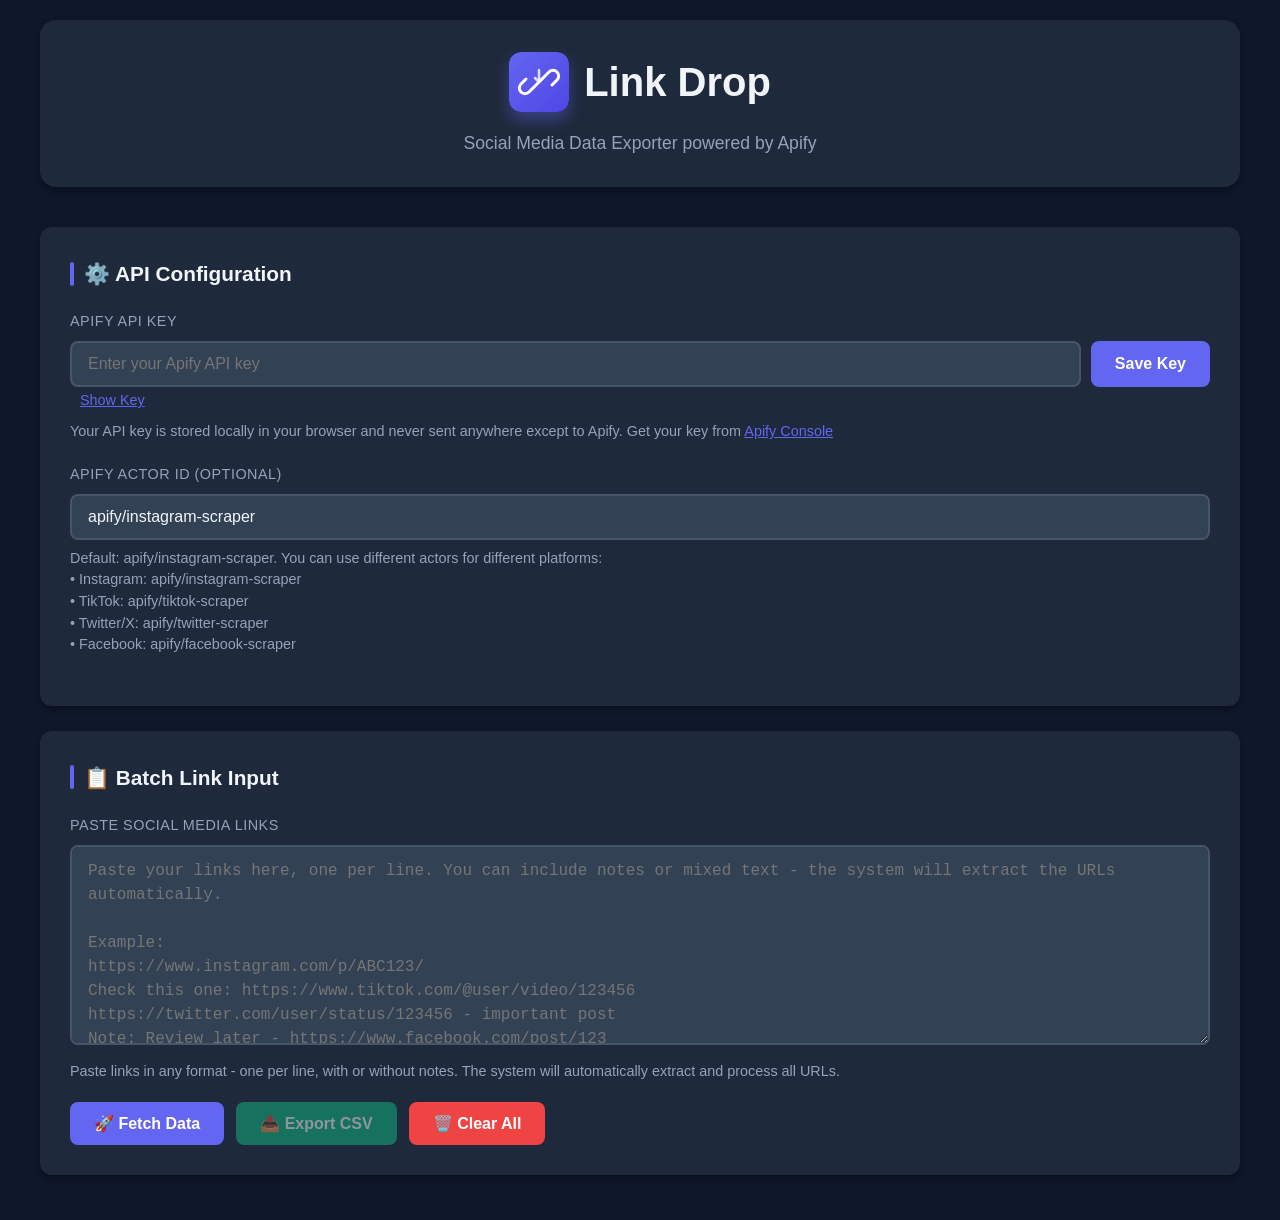
<file: linkdrop.html>
<!DOCTYPE html>
<html lang="en">
<head>
    <meta charset="UTF-8">
    <meta name="viewport" content="width=device-width, initial-scale=1.0">
    <title>Link Drop - Social Media Data Exporter</title>
    <style>
        * {
            margin: 0;
            padding: 0;
            box-sizing: border-box;
        }

        :root {
            --primary: #6366f1;
            --primary-dark: #4f46e5;
            --success: #10b981;
            --error: #ef4444;
            --warning: #f59e0b;
            --bg: #0f172a;
            --bg-card: #1e293b;
            --bg-input: #334155;
            --text: #f1f5f9;
            --text-muted: #94a3b8;
            --border: #475569;
        }

        body {
            font-family: -apple-system, BlinkMacSystemFont, 'Segoe UI', Roboto, 'Helvetica Neue', Arial, sans-serif;
            background: var(--bg);
            color: var(--text);
            line-height: 1.6;
            min-height: 100vh;
            padding: 20px;
        }

        .container {
            max-width: 1200px;
            margin: 0 auto;
        }

        .header {
            text-align: center;
            margin-bottom: 40px;
            padding: 30px 20px;
            background: var(--bg-card);
            border-radius: 16px;
            box-shadow: 0 4px 6px rgba(0, 0, 0, 0.3);
        }

        .logo-container {
            display: flex;
            align-items: center;
            justify-content: center;
            gap: 15px;
            margin-bottom: 15px;
        }

        .logo {
            width: 60px;
            height: 60px;
            border-radius: 12px;
            box-shadow: 0 8px 16px rgba(99, 102, 241, 0.4);
            transition: transform 0.3s ease;
        }

        .logo:hover {
            transform: scale(1.05);
        }

        h1 {
            font-size: 2.5em;
            color: var(--text);
            font-weight: 700;
        }

        .subtitle {
            color: var(--text-muted);
            font-size: 1.1em;
            margin-top: 8px;
        }

        .card {
            background: var(--bg-card);
            border-radius: 12px;
            padding: 30px;
            margin-bottom: 25px;
            box-shadow: 0 4px 6px rgba(0, 0, 0, 0.3);
        }

        .card-header {
            font-size: 1.3em;
            font-weight: 600;
            margin-bottom: 20px;
            color: var(--text);
            display: flex;
            align-items: center;
            gap: 10px;
        }

        .card-header::before {
            content: '';
            width: 4px;
            height: 24px;
            background: var(--primary);
            border-radius: 2px;
        }

        .form-group {
            margin-bottom: 20px;
        }

        label {
            display: block;
            margin-bottom: 8px;
            font-weight: 500;
            color: var(--text-muted);
            font-size: 0.9em;
            text-transform: uppercase;
            letter-spacing: 0.5px;
        }

        input[type="text"],
        input[type="password"],
        textarea,
        select {
            width: 100%;
            padding: 12px 16px;
            background: var(--bg-input);
            border: 2px solid var(--border);
            border-radius: 8px;
            color: var(--text);
            font-size: 1em;
            font-family: inherit;
            transition: all 0.3s ease;
        }

        input[type="text"]:focus,
        input[type="password"]:focus,
        textarea:focus,
        select:focus {
            outline: none;
            border-color: var(--primary);
            box-shadow: 0 0 0 3px rgba(99, 102, 241, 0.1);
        }

        textarea {
            min-height: 200px;
            resize: vertical;
            font-family: 'Courier New', monospace;
            line-height: 1.5;
        }

        .button {
            padding: 12px 24px;
            background: var(--primary);
            color: white;
            border: none;
            border-radius: 8px;
            font-size: 1em;
            font-weight: 600;
            cursor: pointer;
            transition: all 0.3s ease;
            display: inline-flex;
            align-items: center;
            gap: 8px;
        }

        .button:hover {
            background: var(--primary-dark);
            transform: translateY(-2px);
            box-shadow: 0 4px 12px rgba(99, 102, 241, 0.4);
        }

        .button:active {
            transform: translateY(0);
        }

        .button:disabled {
            opacity: 0.5;
            cursor: not-allowed;
            transform: none;
        }

        .button-success {
            background: var(--success);
        }

        .button-success:hover {
            background: #059669;
        }

        .button-group {
            display: flex;
            gap: 12px;
            flex-wrap: wrap;
        }

        .status {
            padding: 12px 16px;
            border-radius: 8px;
            margin-top: 15px;
            font-size: 0.95em;
            display: none;
        }

        .status.show {
            display: block;
        }

        .status.success {
            background: rgba(16, 185, 129, 0.1);
            border: 2px solid var(--success);
            color: var(--success);
        }

        .status.error {
            background: rgba(239, 68, 68, 0.1);
            border: 2px solid var(--error);
            color: var(--error);
        }

        .status.info {
            background: rgba(99, 102, 241, 0.1);
            border: 2px solid var(--primary);
            color: var(--primary);
        }

        .status.warning {
            background: rgba(245, 158, 11, 0.1);
            border: 2px solid var(--warning);
            color: var(--warning);
        }

        .help-text {
            font-size: 0.9em;
            color: var(--text-muted);
            margin-top: 8px;
            line-height: 1.5;
        }

        .stats {
            display: grid;
            grid-template-columns: repeat(auto-fit, minmax(200px, 1fr));
            gap: 15px;
            margin-top: 20px;
        }

        .stat-card {
            background: var(--bg-input);
            padding: 20px;
            border-radius: 8px;
            text-align: center;
        }

        .stat-value {
            font-size: 2em;
            font-weight: 700;
            color: var(--primary);
        }

        .stat-label {
            color: var(--text-muted);
            font-size: 0.9em;
            margin-top: 5px;
        }

        .spinner {
            display: inline-block;
            width: 16px;
            height: 16px;
            border: 3px solid rgba(255, 255, 255, 0.3);
            border-radius: 50%;
            border-top-color: white;
            animation: spin 0.8s linear infinite;
        }

        @keyframes spin {
            to { transform: rotate(360deg); }
        }

        .progress-container {
            display: none;
            margin-top: 20px;
        }

        .progress-container.show {
            display: block;
        }

        .progress-bar {
            width: 100%;
            height: 8px;
            background: var(--bg-input);
            border-radius: 4px;
            overflow: hidden;
        }

        .progress-fill {
            height: 100%;
            background: linear-gradient(90deg, var(--primary), var(--success));
            border-radius: 4px;
            transition: width 0.3s ease;
            width: 0%;
        }

        .progress-text {
            text-align: center;
            margin-top: 8px;
            color: var(--text-muted);
            font-size: 0.9em;
        }

        .api-key-saved {
            display: inline-flex;
            align-items: center;
            gap: 8px;
            color: var(--success);
            font-size: 0.9em;
            margin-top: 8px;
        }

        .toggle-key {
            background: none;
            border: none;
            color: var(--primary);
            cursor: pointer;
            font-size: 0.9em;
            text-decoration: underline;
            padding: 0;
            margin-left: 10px;
        }

        @media (max-width: 768px) {
            body {
                padding: 10px;
            }

            .header {
                padding: 20px 15px;
            }

            h1 {
                font-size: 1.8em;
            }

            .card {
                padding: 20px;
            }

            .button-group {
                flex-direction: column;
            }

            .button {
                width: 100%;
                justify-content: center;
            }
        }
    </style>
</head>
<body>
    <div class="container">
        <div class="header">
            <div class="logo-container">
                <img src="linkdrop-logo.svg" alt="Link Drop Logo" class="logo" style="width: 60px; height: 60px;">
                <h1>Link Drop</h1>
            </div>
            <p class="subtitle">Social Media Data Exporter powered by Apify</p>
        </div>

        <!-- API Configuration -->
        <div class="card">
            <div class="card-header">⚙️ API Configuration</div>
            <div class="form-group">
                <label for="apiKey">Apify API Key</label>
                <div style="display: flex; gap: 10px;">
                    <input 
                        type="password" 
                        id="apiKey" 
                        placeholder="Enter your Apify API key"
                        style="flex: 1;"
                    >
                    <button class="button" onclick="saveApiKey()">Save Key</button>
                </div>
                <button class="toggle-key" onclick="toggleApiKeyVisibility()">Show Key</button>
                <div id="apiKeyStatus"></div>
                <p class="help-text">
                    Your API key is stored locally in your browser and never sent anywhere except to Apify.
                    Get your key from <a href="https://console.apify.com/account/integrations" target="_blank" style="color: var(--primary);">Apify Console</a>
                </p>
            </div>

            <div class="form-group">
                <label for="actorId">Apify Actor ID (Optional)</label>
                <input 
                    type="text" 
                    id="actorId" 
                    placeholder="e.g., apify/instagram-scraper"
                    value="apify/instagram-scraper"
                >
                <p class="help-text">
                    Default: apify/instagram-scraper. You can use different actors for different platforms:
                    <br>• Instagram: apify/instagram-scraper
                    <br>• TikTok: apify/tiktok-scraper
                    <br>• Twitter/X: apify/twitter-scraper
                    <br>• Facebook: apify/facebook-scraper
                </p>
            </div>
        </div>

        <!-- Link Input -->
        <div class="card">
            <div class="card-header">📋 Batch Link Input</div>
            <div class="form-group">
                <label for="linkInput">Paste Social Media Links</label>
                <textarea 
                    id="linkInput" 
                    placeholder="Paste your links here, one per line. You can include notes or mixed text - the system will extract the URLs automatically.

Example:
https://www.instagram.com/p/ABC123/
Check this one: https://www.tiktok.com/@user/video/123456
https://twitter.com/user/status/123456 - important post
Note: Review later - https://www.facebook.com/post/123"
                ></textarea>
                <p class="help-text">
                    Paste links in any format - one per line, with or without notes. The system will automatically extract and process all URLs.
                </p>
            </div>

            <div class="button-group">
                <button class="button" onclick="processLinks()">
                    <span id="processButtonText">🚀 Fetch Data</span>
                </button>
                <button class="button button-success" onclick="exportCSV()" id="exportBtn" disabled>
                    📥 Export CSV
                </button>
                <button class="button" onclick="clearAll()" style="background: var(--error);">
                    🗑️ Clear All
                </button>
            </div>

            <div id="processStatus" class="status"></div>

            <div id="progressContainer" class="progress-container">
                <div class="progress-bar">
                    <div class="progress-fill" id="progressFill"></div>
                </div>
                <div class="progress-text" id="progressText">Processing...</div>
            </div>

            <div id="stats" class="stats" style="display: none;">
                <div class="stat-card">
                    <div class="stat-value" id="linksFound">0</div>
                    <div class="stat-label">Links Found</div>
                </div>
                <div class="stat-card">
                    <div class="stat-value" id="linksProcessed">0</div>
                    <div class="stat-label">Processed</div>
                </div>
                <div class="stat-card">
                    <div class="stat-value" id="dataFetched">0</div>
                    <div class="stat-label">Data Fetched</div>
                </div>
            </div>
        </div>

        <!-- Preview -->
        <div class="card" id="previewCard" style="display: none;">
            <div class="card-header">👁️ Data Preview</div>
            <div id="previewContent" style="overflow-x: auto;"></div>
        </div>
    </div>

    <script>
        let fetchedData = [];
        let apiKeyVisible = false;

        // Initialize on load
        window.addEventListener('DOMContentLoaded', () => {
            const savedKey = localStorage.getItem('apifyApiKey');
            if (savedKey) {
                document.getElementById('apiKey').value = savedKey;
                showStatus('apiKeyStatus', 'API key loaded from storage', 'success', true);
            }

            const savedActorId = localStorage.getItem('apifyActorId');
            if (savedActorId) {
                document.getElementById('actorId').value = savedActorId;
            }
        });

        function saveApiKey() {
            const apiKey = document.getElementById('apiKey').value.trim();
            const actorId = document.getElementById('actorId').value.trim();

            if (!apiKey) {
                showStatus('apiKeyStatus', 'Please enter an API key', 'error');
                return;
            }

            localStorage.setItem('apifyApiKey', apiKey);
            localStorage.setItem('apifyActorId', actorId);
            showStatus('apiKeyStatus', '✓ API key saved successfully!', 'success', true);
        }

        function toggleApiKeyVisibility() {
            const input = document.getElementById('apiKey');
            const button = document.querySelector('.toggle-key');
            apiKeyVisible = !apiKeyVisible;
            input.type = apiKeyVisible ? 'text' : 'password';
            button.textContent = apiKeyVisible ? 'Hide Key' : 'Show Key';
        }

        function extractUrls(text) {
            const urlRegex = /(https?:\/\/[^\s]+)/g;
            const matches = text.match(urlRegex);
            return matches ? [...new Set(matches)] : [];
        }

        function showStatus(elementId, message, type, permanent = false) {
            const statusEl = document.getElementById(elementId);
            statusEl.textContent = message;
            statusEl.className = `status ${type} show`;
            
            if (!permanent) {
                setTimeout(() => {
                    statusEl.classList.remove('show');
                }, 5000);
            }
        }

        function updateProgress(current, total, message) {
            const progressContainer = document.getElementById('progressContainer');
            const progressFill = document.getElementById('progressFill');
            const progressText = document.getElementById('progressText');

            progressContainer.classList.add('show');
            const percentage = (current / total) * 100;
            progressFill.style.width = percentage + '%';
            progressText.textContent = message || `Processing ${current} of ${total}...`;
        }

        function hideProgress() {
            document.getElementById('progressContainer').classList.remove('show');
        }

        async function processLinks() {
            const apiKey = localStorage.getItem('apifyApiKey');
            if (!apiKey) {
                showStatus('processStatus', 'Please save your API key first!', 'error');
                return;
            }

            const linkInput = document.getElementById('linkInput').value;
            if (!linkInput.trim()) {
                showStatus('processStatus', 'Please paste some links!', 'error');
                return;
            }

            const urls = extractUrls(linkInput);
            
            if (urls.length === 0) {
                showStatus('processStatus', 'No valid URLs found in your input!', 'error');
                return;
            }

            // Update stats
            document.getElementById('stats').style.display = 'grid';
            document.getElementById('linksFound').textContent = urls.length;
            document.getElementById('linksProcessed').textContent = '0';
            document.getElementById('dataFetched').textContent = '0';

            // Disable buttons
            const processBtn = document.querySelector('button[onclick="processLinks()"]');
            const originalText = processBtn.innerHTML;
            processBtn.disabled = true;
            processBtn.innerHTML = '<span class="spinner"></span> Processing...';

            fetchedData = [];
            showStatus('processStatus', `Found ${urls.length} links. Starting to fetch data...`, 'info', true);

            let processed = 0;
            let succeeded = 0;

            for (let i = 0; i < urls.length; i++) {
                const url = urls[i];
                updateProgress(i + 1, urls.length, `Fetching data for link ${i + 1} of ${urls.length}...`);

                try {
                    const data = await fetchSocialMediaData(url, apiKey);
                    if (data) {
                        fetchedData.push(data);
                        succeeded++;
                        document.getElementById('dataFetched').textContent = succeeded;
                    }
                } catch (error) {
                    console.error(`Error fetching ${url}:`, error);
                }

                processed++;
                document.getElementById('linksProcessed').textContent = processed;
                
                // Small delay to avoid rate limiting
                if (i < urls.length - 1) {
                    await new Promise(resolve => setTimeout(resolve, 1000));
                }
            }

            hideProgress();
            processBtn.disabled = false;
            processBtn.innerHTML = originalText;

            if (succeeded > 0) {
                showStatus('processStatus', `✓ Successfully fetched data for ${succeeded} out of ${urls.length} links!`, 'success', true);
                document.getElementById('exportBtn').disabled = false;
                displayPreview();
            } else {
                showStatus('processStatus', '❌ Failed to fetch data. Please check your API key and links.', 'error', true);
            }
        }

        async function fetchSocialMediaData(url, apiKey) {
            const actorId = localStorage.getItem('apifyActorId') || 'apify/instagram-scraper';

            try {
                // Start a run with the URL
                const runResponse = await fetch(`https://api.apify.com/v2/acts/${actorId}/runs?token=${apiKey}`, {
                    method: 'POST',
                    headers: {
                        'Content-Type': 'application/json',
                    },
                    body: JSON.stringify({
                        directUrls: [url],
                        resultsLimit: 1,
                    }),
                });

                if (!runResponse.ok) {
                    throw new Error(`Apify API error: ${runResponse.status}`);
                }

                const runData = await runResponse.json();
                const runId = runData.data.id;

                // Wait for the run to complete
                let status = 'RUNNING';
                let attempts = 0;
                const maxAttempts = 60; // 5 minutes timeout

                while (status === 'RUNNING' && attempts < maxAttempts) {
                    await new Promise(resolve => setTimeout(resolve, 5000)); // Wait 5 seconds
                    
                    const statusResponse = await fetch(`https://api.apify.com/v2/acts/${actorId}/runs/${runId}?token=${apiKey}`);
                    const statusData = await statusResponse.json();
                    status = statusData.data.status;
                    attempts++;
                }

                if (status !== 'SUCCEEDED') {
                    throw new Error(`Run did not succeed. Status: ${status}`);
                }

                // Fetch the results
                const resultsResponse = await fetch(`https://api.apify.com/v2/acts/${actorId}/runs/${runId}/dataset/items?token=${apiKey}`);
                const results = await resultsResponse.json();

                if (results && results.length > 0) {
                    const item = results[0];
                    
                    // Parse and structure the data
                    return {
                        url: url,
                        platform: detectPlatform(url),
                        timestamp: new Date().toISOString(),
                        username: item.ownerUsername || item.username || '',
                        displayName: item.ownerFullName || item.displayName || '',
                        postId: item.id || item.shortCode || extractIdFromUrl(url),
                        caption: item.caption || item.text || item.description || '',
                        likesCount: item.likesCount || item.likes || 0,
                        commentsCount: item.commentsCount || item.comments || 0,
                        sharesCount: item.sharesCount || item.shares || 0,
                        viewsCount: item.videoViewCount || item.views || 0,
                        postDate: item.timestamp || item.createdAt || item.date || '',
                        postType: item.type || (item.videoUrl ? 'video' : 'image'),
                        hashtags: (item.hashtags || []).join(', '),
                        mentions: (item.mentions || []).join(', '),
                        locationName: item.locationName || '',
                        isVerified: item.isVerified || false,
                        followerCount: item.followersCount || 0,
                        followingCount: item.followsCount || 0,
                        mediaUrl: item.displayUrl || item.videoUrl || item.imageUrl || '',
                        thumbnailUrl: item.thumbnailUrl || '',
                    };
                }

                return null;
            } catch (error) {
                console.error('Error fetching from Apify:', error);
                
                // Return mock data for demonstration if API fails
                return {
                    url: url,
                    platform: detectPlatform(url),
                    timestamp: new Date().toISOString(),
                    username: 'demo_user',
                    displayName: 'Demo User',
                    postId: extractIdFromUrl(url),
                    caption: 'Sample post data (API fetch failed)',
                    likesCount: 0,
                    commentsCount: 0,
                    sharesCount: 0,
                    viewsCount: 0,
                    postDate: new Date().toISOString(),
                    postType: 'unknown',
                    hashtags: '',
                    mentions: '',
                    locationName: '',
                    isVerified: false,
                    followerCount: 0,
                    followingCount: 0,
                    mediaUrl: '',
                    thumbnailUrl: '',
                    note: 'Failed to fetch from API - sample data shown',
                };
            }
        }

        function detectPlatform(url) {
            if (url.includes('instagram.com')) return 'Instagram';
            if (url.includes('tiktok.com')) return 'TikTok';
            if (url.includes('twitter.com') || url.includes('x.com')) return 'Twitter/X';
            if (url.includes('facebook.com')) return 'Facebook';
            if (url.includes('youtube.com') || url.includes('youtu.be')) return 'YouTube';
            if (url.includes('linkedin.com')) return 'LinkedIn';
            return 'Unknown';
        }

        function extractIdFromUrl(url) {
            const parts = url.split('/').filter(p => p);
            return parts[parts.length - 1] || 'unknown';
        }

        function displayPreview() {
            const previewCard = document.getElementById('previewCard');
            const previewContent = document.getElementById('previewContent');

            if (fetchedData.length === 0) {
                previewCard.style.display = 'none';
                return;
            }

            previewCard.style.display = 'block';

            let html = '<table style="width: 100%; border-collapse: collapse; font-size: 0.9em;">';
            html += '<thead><tr style="background: var(--bg-input); text-align: left;">';
            html += '<th style="padding: 12px; border-bottom: 2px solid var(--border);">Platform</th>';
            html += '<th style="padding: 12px; border-bottom: 2px solid var(--border);">Username</th>';
            html += '<th style="padding: 12px; border-bottom: 2px solid var(--border);">Caption</th>';
            html += '<th style="padding: 12px; border-bottom: 2px solid var(--border);">Likes</th>';
            html += '<th style="padding: 12px; border-bottom: 2px solid var(--border);">Comments</th>';
            html += '<th style="padding: 12px; border-bottom: 2px solid var(--border);">Views</th>';
            html += '</tr></thead><tbody>';

            fetchedData.slice(0, 10).forEach((data, index) => {
                html += `<tr style="border-bottom: 1px solid var(--border);">`;
                html += `<td style="padding: 12px;">${data.platform}</td>`;
                html += `<td style="padding: 12px;">${data.username}</td>`;
                html += `<td style="padding: 12px; max-width: 300px; overflow: hidden; text-overflow: ellipsis; white-space: nowrap;">${data.caption || 'N/A'}</td>`;
                html += `<td style="padding: 12px;">${data.likesCount.toLocaleString()}</td>`;
                html += `<td style="padding: 12px;">${data.commentsCount.toLocaleString()}</td>`;
                html += `<td style="padding: 12px;">${data.viewsCount.toLocaleString()}</td>`;
                html += `</tr>`;
            });

            html += '</tbody></table>';

            if (fetchedData.length > 10) {
                html += `<p style="margin-top: 15px; color: var(--text-muted); text-align: center;">Showing 10 of ${fetchedData.length} results. Export CSV to see all data.</p>`;
            }

            previewContent.innerHTML = html;
        }

        function exportCSV() {
            if (fetchedData.length === 0) {
                showStatus('processStatus', 'No data to export!', 'error');
                return;
            }

            // Create CSV with comprehensive columns
            const headers = [
                'Platform',
                'URL',
                'Username',
                'Display Name',
                'Post ID',
                'Caption',
                'Likes',
                'Comments',
                'Shares',
                'Views',
                'Post Date',
                'Post Type',
                'Hashtags',
                'Mentions',
                'Location',
                'Is Verified',
                'Follower Count',
                'Following Count',
                'Media URL',
                'Thumbnail URL',
                'Fetch Timestamp'
            ];

            let csv = headers.join(',') + '\n';

            fetchedData.forEach(data => {
                const row = [
                    data.platform,
                    data.url,
                    data.username,
                    data.displayName,
                    data.postId,
                    `"${(data.caption || '').replace(/"/g, '""')}"`,
                    data.likesCount,
                    data.commentsCount,
                    data.sharesCount,
                    data.viewsCount,
                    data.postDate,
                    data.postType,
                    `"${data.hashtags}"`,
                    `"${data.mentions}"`,
                    data.locationName,
                    data.isVerified,
                    data.followerCount,
                    data.followingCount,
                    data.mediaUrl,
                    data.thumbnailUrl,
                    data.timestamp
                ];
                csv += row.join(',') + '\n';
            });

            // Download CSV
            const blob = new Blob([csv], { type: 'text/csv;charset=utf-8;' });
            const link = document.createElement('a');
            const url = URL.createObjectURL(blob);
            const timestamp = new Date().toISOString().replace(/[:.]/g, '-').slice(0, -5);
            
            link.setAttribute('href', url);
            link.setAttribute('download', `linkdrop-export-${timestamp}.csv`);
            link.style.visibility = 'hidden';
            document.body.appendChild(link);
            link.click();
            document.body.removeChild(link);

            showStatus('processStatus', `✓ CSV exported successfully! (${fetchedData.length} rows)`, 'success');
        }

        function clearAll() {
            if (confirm('Are you sure you want to clear all data? This will not delete your API key.')) {
                document.getElementById('linkInput').value = '';
                fetchedData = [];
                document.getElementById('exportBtn').disabled = true;
                document.getElementById('previewCard').style.display = 'none';
                document.getElementById('stats').style.display = 'none';
                showStatus('processStatus', 'All data cleared!', 'info');
            }
        }
    </script>
</body>
</html>
</file>
